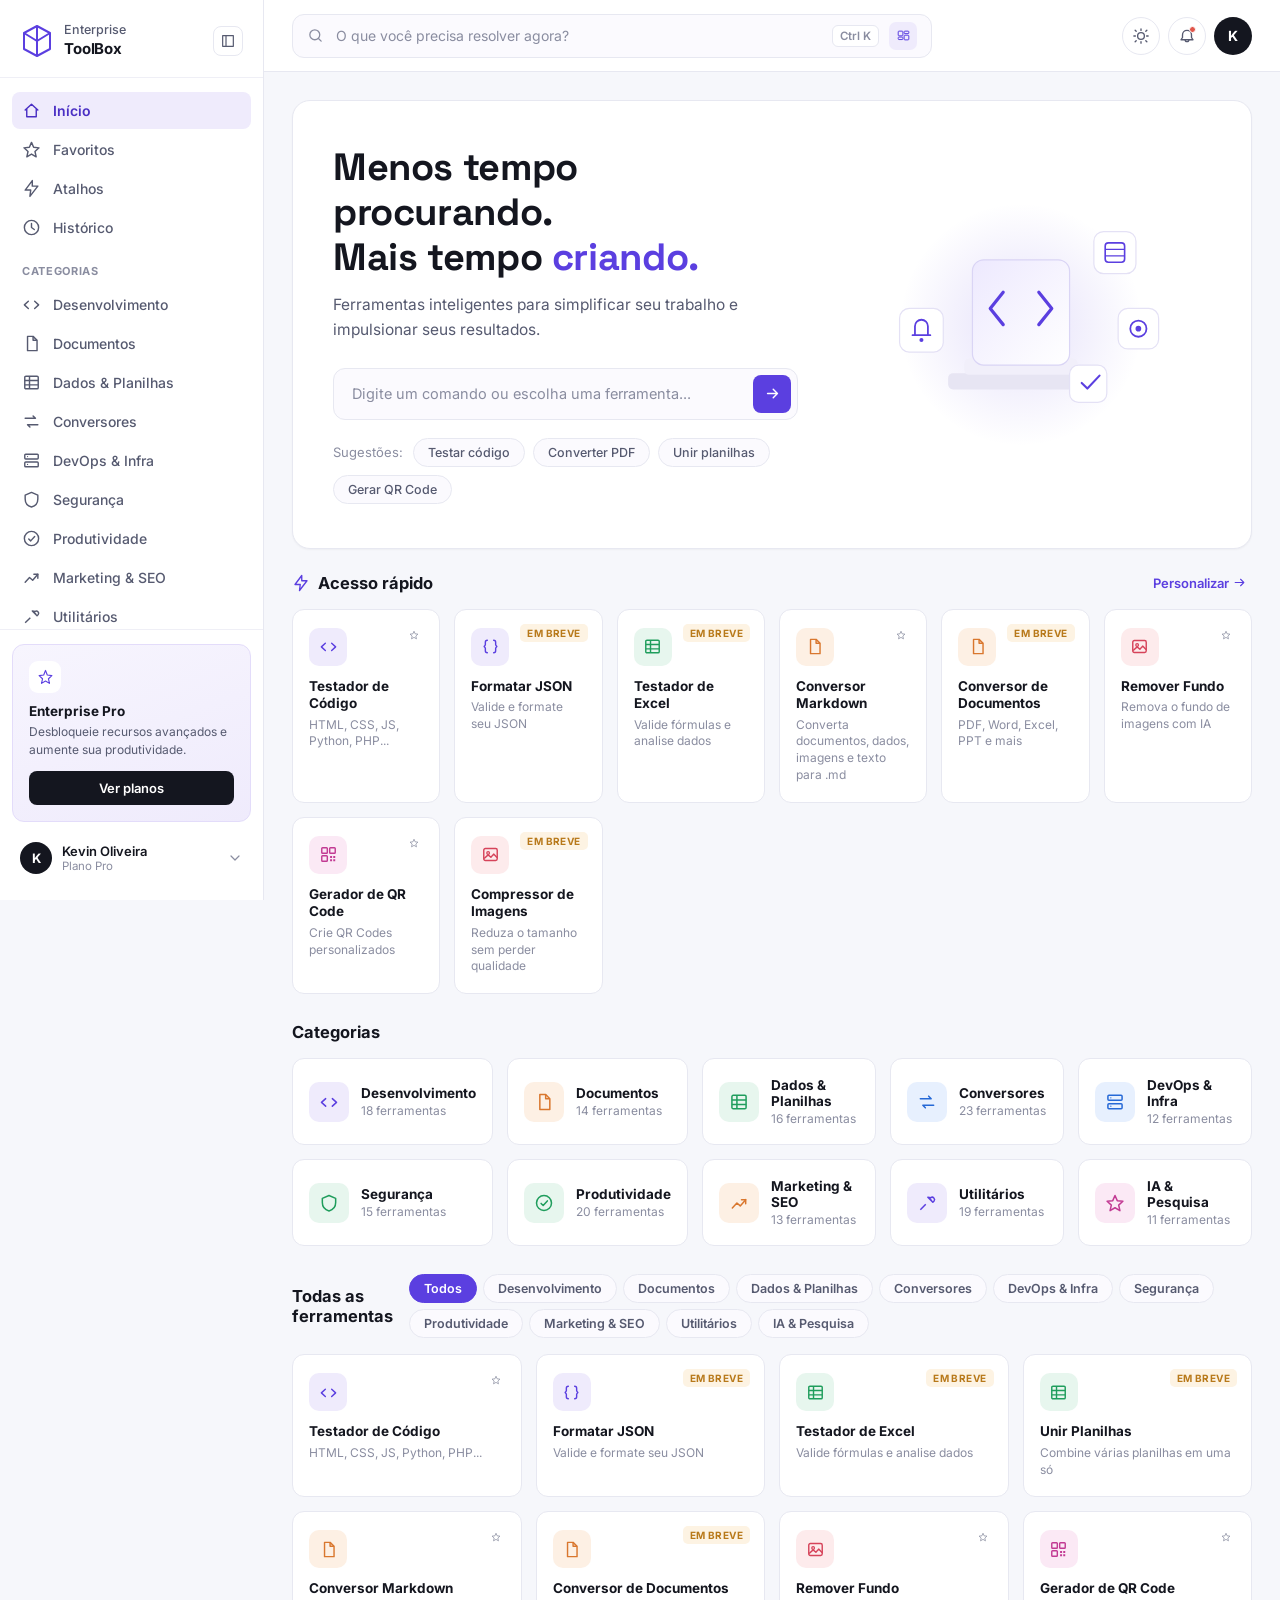
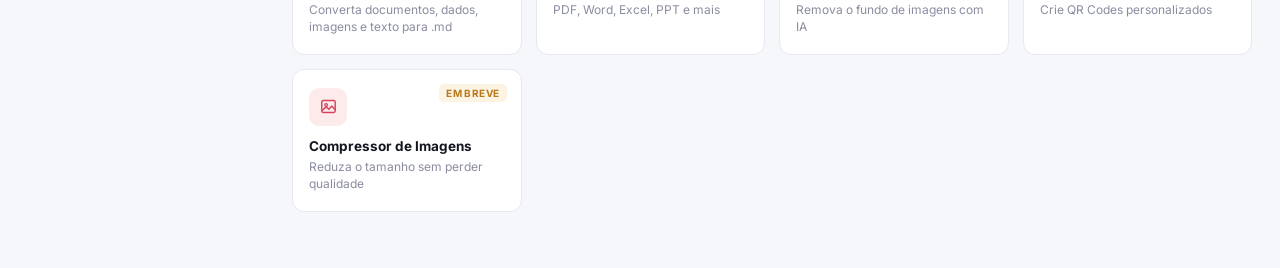
<file: index.html>
<!DOCTYPE html>
<html lang="pt-BR">
<head>
<meta charset="UTF-8">
<meta name="viewport" content="width=device-width, initial-scale=1.0">
<title>Enterprise ToolBox — Suas ferramentas em um só lugar</title>
<link rel="preconnect" href="https://fonts.googleapis.com">
<link rel="preconnect" href="https://fonts.gstatic.com" crossorigin>
<link href="https://fonts.googleapis.com/css2?family=Space+Grotesk:wght@500;600;700&family=Inter:wght@400;500;600;700&display=swap" rel="stylesheet">
<link rel="stylesheet" href="styles/index.css">
</head>
<body>

<div class="app" data-sidebar="open">

  <!-- SIDEBAR -->
  <aside class="sidebar" id="sidebar">
    <div class="sidebar-top">
      <div class="brand">
        <svg class="brand-mark" width="34" height="34" viewBox="0 0 34 34" fill="none" xmlns="http://www.w3.org/2000/svg">
          <path d="M17 2L30 9V25L17 32L4 25V9L17 2Z" stroke="currentColor" stroke-width="2" stroke-linejoin="round"/>
          <path d="M17 2V17M17 17L30 9M17 17L4 9M17 17V32" stroke="currentColor" stroke-width="2" stroke-linejoin="round"/>
        </svg>
        <span class="brand-text">Enterprise<br><strong>ToolBox</strong></span>
      </div>
      <button class="sidebar-toggle" id="sidebarToggle" aria-label="Recolher menu" title="Recolher menu">
        <svg width="18" height="18" viewBox="0 0 24 24" fill="none" xmlns="http://www.w3.org/2000/svg">
          <path d="M9 4V20M4 4H20V20H4V4Z" stroke="currentColor" stroke-width="1.8" stroke-linejoin="round"/>
        </svg>
      </button>
    </div>

    <nav class="sidebar-nav">
      <a href="index.html" class="nav-item active" data-label="Início">
        <svg viewBox="0 0 24 24" fill="none"><path d="M4 11.5L12 4L20 11.5M6 10V20H18V10" stroke="currentColor" stroke-width="1.8" stroke-linecap="round" stroke-linejoin="round"/></svg>
        <span>Início</span>
      </a>
      <a href="#" class="nav-item" data-label="Favoritos">
        <svg viewBox="0 0 24 24" fill="none"><path d="M12 3L14.7 9.2L21.5 9.9L16.4 14.5L17.9 21.2L12 17.7L6.1 21.2L7.6 14.5L2.5 9.9L9.3 9.2L12 3Z" stroke="currentColor" stroke-width="1.8" stroke-linejoin="round"/></svg>
        <span>Favoritos</span>
      </a>
      <a href="#" class="nav-item" data-label="Atalhos">
        <svg viewBox="0 0 24 24" fill="none"><path d="M13 2L4 14H11L10 22L20 9H13L13 2Z" stroke="currentColor" stroke-width="1.8" stroke-linejoin="round"/></svg>
        <span>Atalhos</span>
      </a>
      <a href="#" class="nav-item" data-label="Histórico">
        <svg viewBox="0 0 24 24" fill="none"><circle cx="12" cy="12" r="9" stroke="currentColor" stroke-width="1.8"/><path d="M12 7V12L15.5 14.5" stroke="currentColor" stroke-width="1.8" stroke-linecap="round" stroke-linejoin="round"/></svg>
        <span>Histórico</span>
      </a>

      <div class="nav-section-label">Categorias</div>

      <a href="#cat-desenvolvimento" class="nav-item" data-label="Desenvolvimento" data-category="desenvolvimento">
        <svg viewBox="0 0 24 24" fill="none"><path d="M8 8L3 12.5L8 17M16 8L21 12.5L16 17" stroke="currentColor" stroke-width="1.8" stroke-linecap="round" stroke-linejoin="round"/></svg>
        <span>Desenvolvimento</span>
      </a>
      <a href="#cat-documentos" class="nav-item" data-label="Documentos" data-category="documentos">
        <svg viewBox="0 0 24 24" fill="none"><path d="M7 3H14L19 8V21H7V3Z" stroke="currentColor" stroke-width="1.8" stroke-linejoin="round"/><path d="M14 3V8H19" stroke="currentColor" stroke-width="1.8" stroke-linejoin="round"/></svg>
        <span>Documentos</span>
      </a>
      <a href="#cat-dados" class="nav-item" data-label="Dados & Planilhas" data-category="dados">
        <svg viewBox="0 0 24 24" fill="none"><rect x="3.5" y="4" width="17" height="16" rx="1.5" stroke="currentColor" stroke-width="1.8"/><path d="M3.5 9.5H20.5M3.5 15H20.5M9.5 4V20" stroke="currentColor" stroke-width="1.8"/></svg>
        <span>Dados &amp; Planilhas</span>
      </a>
      <a href="#cat-conversores" class="nav-item" data-label="Conversores" data-category="conversores">
        <svg viewBox="0 0 24 24" fill="none"><path d="M4 8H17L14 5M20 16H7L10 19" stroke="currentColor" stroke-width="1.8" stroke-linecap="round" stroke-linejoin="round"/></svg>
        <span>Conversores</span>
      </a>
      <a href="#cat-devops" class="nav-item" data-label="DevOps & Infra" data-category="devops">
        <svg viewBox="0 0 24 24" fill="none"><rect x="3.5" y="4" width="17" height="6" rx="1.2" stroke="currentColor" stroke-width="1.8"/><rect x="3.5" y="14" width="17" height="6" rx="1.2" stroke="currentColor" stroke-width="1.8"/><circle cx="7" cy="7" r="0.8" fill="currentColor"/><circle cx="7" cy="17" r="0.8" fill="currentColor"/></svg>
        <span>DevOps &amp; Infra</span>
      </a>
      <a href="#cat-seguranca" class="nav-item" data-label="Segurança" data-category="seguranca">
        <svg viewBox="0 0 24 24" fill="none"><path d="M12 3L20 6.5V11.5C20 16.2 16.9 20.3 12 21.5C7.1 20.3 4 16.2 4 11.5V6.5L12 3Z" stroke="currentColor" stroke-width="1.8" stroke-linejoin="round"/></svg>
        <span>Segurança</span>
      </a>
      <a href="#cat-produtividade" class="nav-item" data-label="Produtividade" data-category="produtividade">
        <svg viewBox="0 0 24 24" fill="none"><circle cx="12" cy="12" r="9" stroke="currentColor" stroke-width="1.8"/><path d="M8.5 12.5L11 15L16 9.5" stroke="currentColor" stroke-width="1.8" stroke-linecap="round" stroke-linejoin="round"/></svg>
        <span>Produtividade</span>
      </a>
      <a href="#cat-marketing" class="nav-item" data-label="Marketing & SEO" data-category="marketing">
        <svg viewBox="0 0 24 24" fill="none"><path d="M4 18L9.5 12L13.5 15.5L20 8" stroke="currentColor" stroke-width="1.8" stroke-linecap="round" stroke-linejoin="round"/><path d="M15 8H20V13" stroke="currentColor" stroke-width="1.8" stroke-linecap="round" stroke-linejoin="round"/></svg>
        <span>Marketing &amp; SEO</span>
      </a>
      <a href="#cat-utilitarios" class="nav-item" data-label="Utilitários" data-category="utilitarios">
        <svg viewBox="0 0 24 24" fill="none"><path d="M14.7 6.3L17.7 9.3M4 20L10.5 13.5M13 5L19 11L20.5 9.5C21.3 8.4 21.2 6.9 20.2 5.9C19.2 4.9 17.7 4.8 16.6 5.6L13 5Z" stroke="currentColor" stroke-width="1.8" stroke-linejoin="round"/></svg>
        <span>Utilitários</span>
      </a>
      <a href="#cat-ia" class="nav-item" data-label="IA & Pesquisa" data-category="ia">
        <svg viewBox="0 0 24 24" fill="none"><path d="M12 3L13.8 9.2L20 11L13.8 12.8L12 19L10.2 12.8L4 11L10.2 9.2L12 3Z" stroke="currentColor" stroke-width="1.8" stroke-linejoin="round"/></svg>
        <span>IA &amp; Pesquisa</span>
      </a>
    </nav>

    <div class="sidebar-bottom">
      <div class="upgrade-card">
        <div class="upgrade-icon">
          <svg viewBox="0 0 24 24" fill="none"><path d="M12 2L14.5 8.5L21 9.3L16.2 13.8L17.6 20.3L12 17L6.4 20.3L7.8 13.8L3 9.3L9.5 8.5L12 2Z" stroke="currentColor" stroke-width="1.6" stroke-linejoin="round"/></svg>
        </div>
        <p class="upgrade-title">Enterprise Pro</p>
        <p class="upgrade-desc">Desbloqueie recursos avançados e aumente sua produtividade.</p>
        <button class="upgrade-btn">Ver planos</button>
      </div>

      <div class="user-card">
        <div class="user-avatar">K</div>
        <div class="user-info">
          <span class="user-name">Kevin Oliveira</span>
          <span class="user-plan">Plano Pro</span>
        </div>
        <svg class="user-chevron" viewBox="0 0 24 24" fill="none"><path d="M6 9L12 15L18 9" stroke="currentColor" stroke-width="1.8" stroke-linecap="round" stroke-linejoin="round"/></svg>
      </div>
    </div>
  </aside>

  <div class="sidebar-backdrop" id="sidebarBackdrop"></div>

  <!-- MAIN -->
  <div class="main-wrap">

    <!-- TOPBAR -->
    <header class="topbar">
      <button class="mobile-menu-btn" id="mobileMenuBtn" aria-label="Abrir menu">
        <svg viewBox="0 0 24 24" fill="none"><path d="M4 6H20M4 12H20M4 18H20" stroke="currentColor" stroke-width="1.8" stroke-linecap="round"/></svg>
      </button>

      <div class="search-bar">
        <svg class="search-icon" viewBox="0 0 24 24" fill="none"><circle cx="11" cy="11" r="7" stroke="currentColor" stroke-width="1.8"/><path d="M20 20L16.5 16.5" stroke="currentColor" stroke-width="1.8" stroke-linecap="round"/></svg>
        <input type="text" id="globalSearch" placeholder="O que você precisa resolver agora?" autocomplete="off">
        <kbd class="search-kbd">Ctrl K</kbd>
        <button class="search-panel-btn" aria-label="Painel de comandos">
          <svg viewBox="0 0 24 24" fill="none"><rect x="3.5" y="5" width="7.5" height="7.5" rx="1.2" stroke="currentColor" stroke-width="1.6"/><rect x="13" y="5" width="7.5" height="4" rx="1.2" stroke="currentColor" stroke-width="1.6"/><rect x="13" y="11.5" width="7.5" height="7.5" rx="1.2" stroke="currentColor" stroke-width="1.6"/><rect x="3.5" y="14.5" width="7.5" height="4" rx="1.2" stroke="currentColor" stroke-width="1.6"/></svg>
        </button>
      </div>

      <div class="topbar-actions">
        <button class="icon-btn" id="themeToggle" aria-label="Alternar tema">
          <svg viewBox="0 0 24 24" fill="none"><circle cx="12" cy="12" r="4.5" stroke="currentColor" stroke-width="1.8"/><path d="M12 2.5V4.5M12 19.5V21.5M4.2 4.2L5.6 5.6M18.4 18.4L19.8 19.8M2.5 12H4.5M19.5 12H21.5M4.2 19.8L5.6 18.4M18.4 5.6L19.8 4.2" stroke="currentColor" stroke-width="1.8" stroke-linecap="round"/></svg>
        </button>
        <button class="icon-btn" aria-label="Notificações">
          <svg viewBox="0 0 24 24" fill="none"><path d="M6 10.5C6 7 8.5 4.5 12 4.5C15.5 4.5 18 7 18 10.5V14L20 17H4L6 14V10.5Z" stroke="currentColor" stroke-width="1.8" stroke-linejoin="round"/><path d="M9.5 17C9.5 18.4 10.6 19.5 12 19.5C13.4 19.5 14.5 18.4 14.5 17" stroke="currentColor" stroke-width="1.8" stroke-linecap="round"/></svg>
          <span class="notif-dot"></span>
        </button>
        <button class="avatar-btn" aria-label="Conta">K</button>
      </div>
    </header>

    <!-- CONTENT -->
    <main class="content">

      <!-- HERO -->
      <section class="hero">
        <div class="hero-text">
          <h1>Menos tempo procurando.<br>Mais tempo <span class="accent">criando.</span></h1>
          <p class="hero-sub">Ferramentas inteligentes para simplificar seu trabalho e impulsionar seus resultados.</p>

          <form class="hero-search" id="heroSearchForm">
            <input type="text" id="heroSearchInput" placeholder="Digite um comando ou escolha uma ferramenta...">
            <button type="submit" aria-label="Buscar">
              <svg viewBox="0 0 24 24" fill="none"><path d="M5 12H19M19 12L13 6M19 12L13 18" stroke="currentColor" stroke-width="2" stroke-linecap="round" stroke-linejoin="round"/></svg>
            </button>
          </form>

          <div class="hero-suggestions">
            <span class="suggestions-label">Sugestões:</span>
            <button class="chip" data-tool="teste-de-codigo">Testar código</button>
            <button class="chip" data-tool="conversor-de-documentos">Converter PDF</button>
            <button class="chip" data-tool="unir-planilhas">Unir planilhas</button>
            <button class="chip" data-tool="gerador-de-qrcode">Gerar QR Code</button>
          </div>
        </div>

        <div class="hero-art" aria-hidden="true">
          <svg viewBox="0 0 420 340" class="hero-svg">
            <circle cx="210" cy="170" r="150" fill="url(#heroGlow)"/>
            <defs>
              <radialGradient id="heroGlow" cx="50%" cy="50%" r="50%">
                <stop offset="0%" stop-color="#5B3FE0" stop-opacity="0.16"/>
                <stop offset="100%" stop-color="#5B3FE0" stop-opacity="0"/>
              </radialGradient>
              <linearGradient id="cardGrad" x1="0" y1="0" x2="1" y2="1">
                <stop offset="0%" stop-color="#EDE9FE"/>
                <stop offset="100%" stop-color="#FFFFFF"/>
              </linearGradient>
            </defs>
            <!-- base platform -->
            <rect x="120" y="230" width="180" height="20" rx="6" fill="#E7E5F3"/>
            <rect x="140" y="212" width="140" height="20" rx="6" fill="#F1EFFA"/>
            <!-- central device -->
            <rect x="150" y="90" width="120" height="130" rx="14" fill="url(#cardGrad)" stroke="#DAD5F5" stroke-width="1.5"/>
            <path d="M188 130L172 150L188 170" fill="none" stroke="#5B3FE0" stroke-width="4" stroke-linecap="round" stroke-linejoin="round"/>
            <path d="M232 130L248 150L232 170" fill="none" stroke="#5B3FE0" stroke-width="4" stroke-linecap="round" stroke-linejoin="round"/>
            <!-- floating cards -->
            <g>
              <rect x="60" y="150" width="54" height="54" rx="12" fill="#FFFFFF" stroke="#E4E1F5" stroke-width="1.5"/>
              <path d="M79 183V172C79 167.6 82.6 164 87 164C91.4 164 95 167.6 95 172V183" fill="none" stroke="#5B3FE0" stroke-width="2.2" stroke-linecap="round" stroke-linejoin="round"/>
              <path d="M76 183H98" fill="none" stroke="#5B3FE0" stroke-width="2.2" stroke-linecap="round"/>
              <circle cx="87" cy="189" r="2.5" fill="#5B3FE0"/>
            </g>
            <g>
              <rect x="300" y="55" width="52" height="52" rx="12" fill="#FFFFFF" stroke="#E4E1F5" stroke-width="1.5"/>
              <rect x="314" y="69" width="24" height="24" rx="4" fill="none" stroke="#5B3FE0" stroke-width="2"/>
              <path d="M314 77H338M314 85H338" fill="none" stroke="#5B3FE0" stroke-width="1.6"/>
            </g>
            <g>
              <rect x="330" y="150" width="50" height="50" rx="12" fill="#FFFFFF" stroke="#E4E1F5" stroke-width="1.5"/>
              <circle cx="355" cy="175" r="10" fill="none" stroke="#5B3FE0" stroke-width="2.2"/>
              <circle cx="355" cy="175" r="3.5" fill="#5B3FE0"/>
            </g>
            <g>
              <rect x="270" y="220" width="46" height="46" rx="11" fill="#FFFFFF" stroke="#E4E1F5" stroke-width="1.5"/>
              <path d="M285 242L292 249L307 233" fill="none" stroke="#5B3FE0" stroke-width="2.6" stroke-linecap="round" stroke-linejoin="round"/>
            </g>
          </svg>
        </div>
      </section>

      <!-- ACESSO RAPIDO -->
      <section class="section">
        <div class="section-header">
          <h2><svg class="section-icon" viewBox="0 0 24 24" fill="none"><path d="M13 2L4 14H11L10 22L20 9H13L13 2Z" stroke="currentColor" stroke-width="1.8" stroke-linejoin="round"/></svg> Acesso rápido</h2>
          <button class="text-link" id="personalizeBtn">Personalizar <svg viewBox="0 0 24 24" fill="none" width="14" height="14"><path d="M12 20L12 4M12 4L6 10M12 4L18 10" stroke="currentColor" stroke-width="2" stroke-linecap="round" stroke-linejoin="round" transform="rotate(90 12 12)"/></svg></button>
        </div>

        <div class="quick-grid" id="quickGrid">
          <!-- populated by index.js from TOOLS data, also present as static fallback below -->
        </div>
      </section>

      <!-- CATEGORIAS -->
      <section class="section">
        <div class="section-header">
          <h2>Categorias</h2>
        </div>
        <div class="cat-grid" id="catGrid"></div>
      </section>

      <!-- TODAS AS FERRAMENTAS (por categoria, ancoras) -->
      <section class="section" id="allToolsSection">
        <div class="section-header">
          <h2>Todas as ferramentas</h2>
          <div class="filter-tabs" id="filterTabs">
            <button class="filter-tab active" data-filter="todos">Todos</button>
          </div>
        </div>
        <div class="tools-grid" id="toolsGrid"></div>
      </section>

    </main>
  </div>
</div>

<!-- Command Palette (Ctrl+K) -->
<div class="cmdk-overlay" id="cmdkOverlay">
  <div class="cmdk-box">
    <div class="cmdk-input-row">
      <svg viewBox="0 0 24 24" fill="none" width="18" height="18"><circle cx="11" cy="11" r="7" stroke="currentColor" stroke-width="1.8"/><path d="M20 20L16.5 16.5" stroke="currentColor" stroke-width="1.8" stroke-linecap="round"/></svg>
      <input type="text" id="cmdkInput" placeholder="Buscar ferramenta...">
      <kbd>Esc</kbd>
    </div>
    <div class="cmdk-results" id="cmdkResults"></div>
  </div>
</div>

<script src="scripts/tools-data.js"></script>
<script src="scripts/index.js"></script>
</body>
</html>
</file>
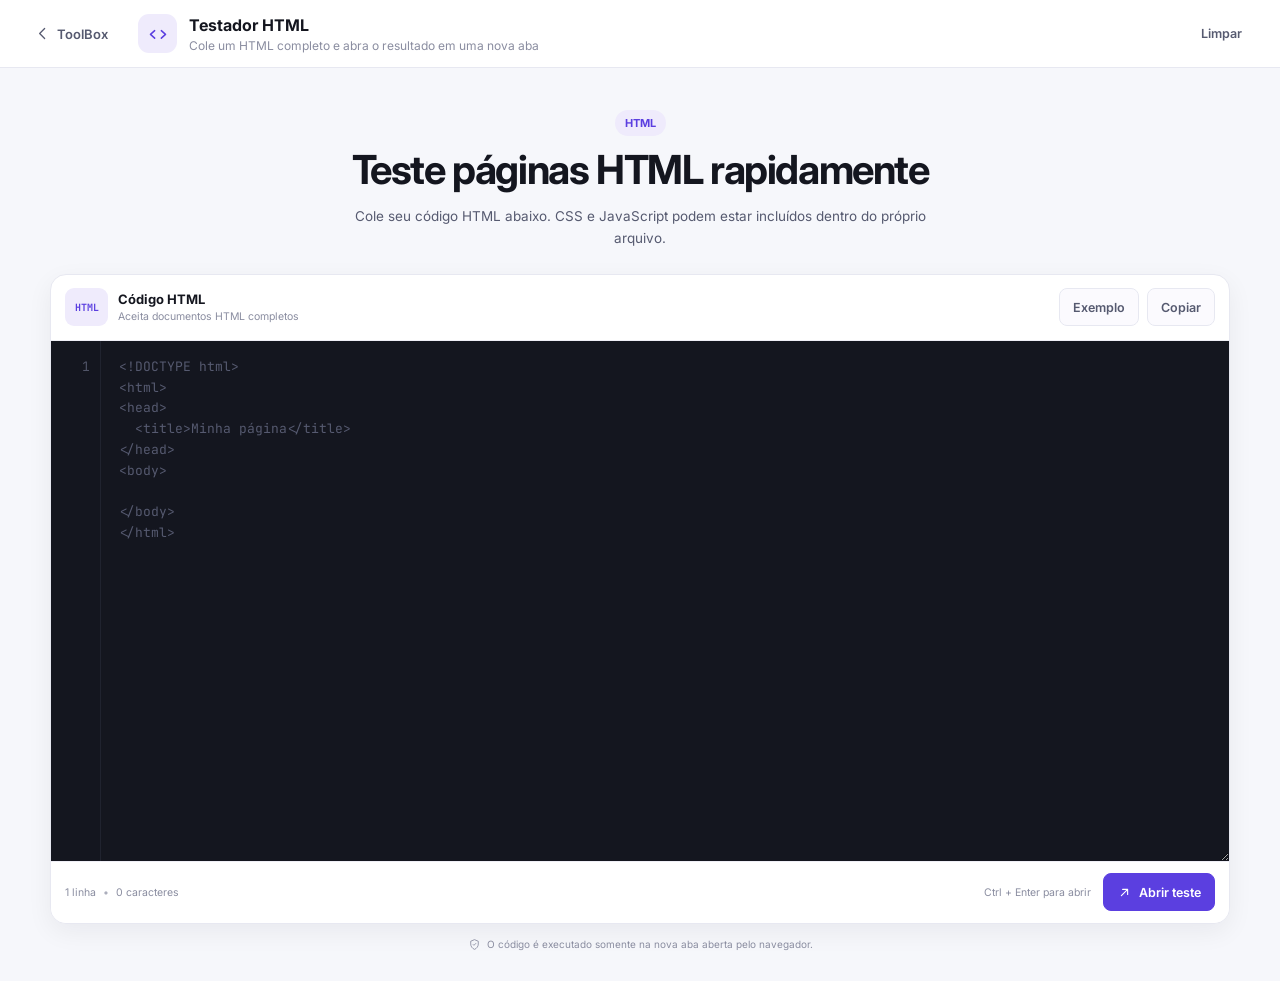
<file: teste-de-codigo.html>
<!DOCTYPE html>
<html lang="pt-BR">
<head>
  <meta charset="UTF-8">
  <meta name="viewport" content="width=device-width, initial-scale=1.0">

  <title>Testador HTML — Enterprise ToolBox</title>

  <link rel="preconnect" href="https://fonts.googleapis.com">
  <link rel="preconnect" href="https://fonts.gstatic.com" crossorigin>

  <link
    href="https://fonts.googleapis.com/css2?family=Inter:wght@400;500;600;700&family=JetBrains+Mono:wght@400;500;600&display=swap"
    rel="stylesheet"
  >

  <link rel="stylesheet" href="styles/teste-de-codigo.css">
</head>

<body>

<div class="page">

  <header class="tool-topbar">

    <a
      href="index.html"
      class="back-link"
      aria-label="Voltar para o início"
    >
      <svg viewBox="0 0 24 24" fill="none">
        <path
          d="M15 5L8 12L15 19"
          stroke="currentColor"
          stroke-width="1.8"
          stroke-linecap="round"
          stroke-linejoin="round"
        />
      </svg>

      <span>ToolBox</span>
    </a>


    <div class="tool-heading">

      <div class="tool-heading-icon">

        <svg viewBox="0 0 24 24" fill="none">
          <path
            d="M8 8L3 12.5L8 17M16 8L21 12.5L16 17"
            stroke="currentColor"
            stroke-width="1.8"
            stroke-linecap="round"
            stroke-linejoin="round"
          />
        </svg>

      </div>


      <div>
        <h1>Testador HTML</h1>

        <p>
          Cole um HTML completo e abra o resultado em uma nova aba
        </p>
      </div>

    </div>


    <div class="topbar-actions">

      <button
        class="btn btn-ghost"
        id="clearBtn"
        type="button"
      >
        Limpar
      </button>

    </div>

  </header>


  <main class="workspace">

    <section class="hero">

      <span class="eyebrow">
        HTML
      </span>

      <h2>
        Teste páginas HTML rapidamente
      </h2>

      <p>
        Cole seu código HTML abaixo. CSS e JavaScript podem estar
        incluídos dentro do próprio arquivo.
      </p>

    </section>


    <section class="editor-card">

      <div class="editor-header">

        <div class="editor-title">

          <div class="html-badge">
            HTML
          </div>

          <div>
            <strong>
              Código HTML
            </strong>

            <span>
              Aceita documentos HTML completos
            </span>
          </div>

        </div>


        <div class="editor-actions">

          <button
            class="btn"
            id="exampleBtn"
            type="button"
          >
            Exemplo
          </button>

          <button
            class="btn"
            id="copyBtn"
            type="button"
          >
            Copiar
          </button>

        </div>

      </div>


      <div class="editor-wrap">

        <div
          class="editor-gutter"
          id="htmlGutter"
        >
          1
        </div>

        <textarea
          class="editor-area"
          id="htmlEditor"
          spellcheck="false"
          autocapitalize="off"
          autocomplete="off"
          placeholder="<!DOCTYPE html>
<html>
<head>
  <title>Minha página</title>
</head>
<body>

</body>
</html>"
        ></textarea>

      </div>


      <div class="editor-footer">

        <div class="editor-info">

          <span id="lineCount">
            1 linha
          </span>

          <span class="separator">
            •
          </span>

          <span id="charCount">
            0 caracteres
          </span>

        </div>


        <div class="run-actions">

          <span class="hint">
            Ctrl + Enter para abrir
          </span>

          <button
            class="btn btn-primary"
            id="openBtn"
            type="button"
          >

            <svg viewBox="0 0 24 24" fill="none">
              <path
                d="M7 17L17 7M17 7H9M17 7V15"
                stroke="currentColor"
                stroke-width="1.8"
                stroke-linecap="round"
                stroke-linejoin="round"
              />
            </svg>

            Abrir teste

          </button>

        </div>

      </div>

    </section>


    <div
      class="error-box"
      id="errorBox"
      hidden
    >

      <svg viewBox="0 0 24 24" fill="none">
        <path
          d="M12 8V13M12 16.5V16.51M10.3 4.8L2.6 18.1A2 2 0 0 0 4.33 21H19.67A2 2 0 0 0 21.4 18.1L13.7 4.8A1.96 1.96 0 0 0 10.3 4.8Z"
          stroke="currentColor"
          stroke-width="1.7"
          stroke-linecap="round"
          stroke-linejoin="round"
        />
      </svg>

      <div>
        <strong>
          Não foi possível abrir o teste
        </strong>

        <p id="errorMessage"></p>
      </div>

    </div>


    <div class="security-note">

      <svg viewBox="0 0 24 24" fill="none">
        <path
          d="M12 3L19 6V11C19 15.3 16.4 19.1 12 21C7.6 19.1 5 15.3 5 11V6L12 3Z"
          stroke="currentColor"
          stroke-width="1.6"
        />

        <path
          d="M9.5 12L11 13.5L14.5 10"
          stroke="currentColor"
          stroke-width="1.6"
          stroke-linecap="round"
          stroke-linejoin="round"
        />
      </svg>

      O código é executado somente na nova aba aberta pelo navegador.

    </div>

  </main>

</div>

<script src="scripts/teste-de-codigo.js"></script>

</body>
</html>
</file>
<file: styles/index.css>
/* ============================================================
   ENTERPRISE TOOLBOX — index.css
   Paleta: fundo claro neutro, roxo profundo como acento,
   grafite quase-preto para texto, verde-âmbar reservado a status.
   ============================================================ */

:root {
  --bg: #F6F7FB;
  --surface: #FFFFFF;
  --surface-alt: #FBFAFE;
  --border: #E7E8F1;
  --border-soft: #EFEFF6;

  --ink: #14161F;
  --ink-soft: #565A70;
  --ink-faint: #8A8DA0;

  --accent: #5B3FE0;
  --accent-dark: #4A2FC4;
  --accent-soft: #EFEBFC;
  --accent-softer: #F7F5FE;

  --ring: rgba(91, 63, 224, 0.35);

  --radius-sm: 8px;
  --radius-md: 12px;
  --radius-lg: 18px;

  --shadow-sm: 0 1px 2px rgba(20, 22, 31, 0.04);
  --shadow-md: 0 4px 16px rgba(20, 22, 31, 0.06);
  --shadow-lg: 0 12px 32px rgba(20, 22, 31, 0.09);

  --sidebar-w: 264px;
  --sidebar-w-collapsed: 76px;

  --font-body: 'Inter', system-ui, -apple-system, sans-serif;
  --font-display: 'Space Grotesk', 'Inter', system-ui, sans-serif;
}

* { box-sizing: border-box; }

html, body {
  margin: 0;
  padding: 0;
  background: var(--bg);
  color: var(--ink);
  font-family: var(--font-body);
  -webkit-font-smoothing: antialiased;
}

a { text-decoration: none; color: inherit; }
button { font-family: inherit; cursor: pointer; }
ul { list-style: none; margin: 0; padding: 0; }

:focus-visible {
  outline: 2px solid var(--accent);
  outline-offset: 2px;
  border-radius: 4px;
}

svg { display: block; }

/* ============================================================
   APP LAYOUT
   ============================================================ */

.app {
  display: flex;
  min-height: 100vh;
}

.main-wrap {
  flex: 1;
  min-width: 0;
  display: flex;
  flex-direction: column;
}

/* ============================================================
   SIDEBAR
   ============================================================ */

.sidebar {
  width: var(--sidebar-w);
  flex-shrink: 0;
  background: var(--surface);
  border-right: 1px solid var(--border);
  display: flex;
  flex-direction: column;
  height: 100vh;
  position: sticky;
  top: 0;
  transition: width 0.22s ease;
  z-index: 40;
}

.app[data-sidebar="closed"] .sidebar {
  width: var(--sidebar-w-collapsed);
}

.sidebar-top {
  display: flex;
  align-items: center;
  justify-content: space-between;
  padding: 22px 20px 18px;
  border-bottom: 1px solid var(--border-soft);
}

.brand {
  display: flex;
  align-items: center;
  gap: 10px;
  min-width: 0;
  overflow: hidden;
}

.brand-mark {
  color: var(--accent);
  flex-shrink: 0;
}

.brand-text {
  font-size: 12.5px;
  line-height: 1.35;
  color: var(--ink-soft);
  white-space: nowrap;
  font-weight: 500;
}

.brand-text strong {
  color: var(--ink);
  font-size: 15px;
  font-weight: 700;
  letter-spacing: -0.01em;
}

.app[data-sidebar="closed"] .brand-text {
  display: none;
}

.sidebar-toggle {
  background: transparent;
  border: 1px solid var(--border);
  border-radius: var(--radius-sm);
  width: 30px;
  height: 30px;
  display: flex;
  align-items: center;
  justify-content: center;
  color: var(--ink-soft);
  flex-shrink: 0;
  transition: background 0.15s ease, color 0.15s ease;
}

.sidebar-toggle:hover {
  background: var(--accent-soft);
  color: var(--accent);
}

.app[data-sidebar="closed"] .sidebar-toggle svg {
  transform: rotate(180deg);
}

.sidebar-nav {
  flex: 1;
  overflow-y: auto;
  padding: 14px 12px;
  display: flex;
  flex-direction: column;
  gap: 2px;
}

.nav-section-label {
  font-size: 11px;
  font-weight: 700;
  letter-spacing: 0.06em;
  text-transform: uppercase;
  color: var(--ink-faint);
  padding: 16px 10px 6px;
}

.app[data-sidebar="closed"] .nav-section-label {
  display: none;
}

.nav-item {
  display: flex;
  align-items: center;
  gap: 12px;
  padding: 9px 10px;
  border-radius: var(--radius-sm);
  color: var(--ink-soft);
  font-size: 14px;
  font-weight: 500;
  white-space: nowrap;
  position: relative;
}

.nav-item svg {
  width: 19px;
  height: 19px;
  flex-shrink: 0;
}

.nav-item:hover {
  background: var(--surface-alt);
  color: var(--ink);
}

.nav-item.active {
  background: var(--accent-soft);
  color: var(--accent-dark);
  font-weight: 600;
}

.app[data-sidebar="closed"] .nav-item span {
  display: none;
}

.app[data-sidebar="closed"] .nav-item {
  justify-content: center;
}

/* tooltip when collapsed */
.app[data-sidebar="closed"] .nav-item {
  position: relative;
}
.app[data-sidebar="closed"] .nav-item::after {
  content: attr(data-label);
  position: absolute;
  left: calc(100% + 10px);
  top: 50%;
  transform: translateY(-50%);
  background: var(--ink);
  color: #fff;
  padding: 6px 10px;
  border-radius: 6px;
  font-size: 12.5px;
  font-weight: 500;
  white-space: nowrap;
  opacity: 0;
  pointer-events: none;
  transition: opacity 0.15s ease;
  z-index: 60;
}
.app[data-sidebar="closed"] .nav-item:hover::after {
  opacity: 1;
}

.sidebar-bottom {
  padding: 14px 12px 18px;
  border-top: 1px solid var(--border-soft);
  display: flex;
  flex-direction: column;
  gap: 12px;
}

.app[data-sidebar="closed"] .upgrade-card {
  display: none;
}

.upgrade-card {
  background: linear-gradient(160deg, var(--accent-softer), var(--accent-soft));
  border: 1px solid #E3DCFA;
  border-radius: var(--radius-md);
  padding: 16px;
}

.upgrade-icon {
  width: 32px;
  height: 32px;
  border-radius: 9px;
  background: var(--surface);
  display: flex;
  align-items: center;
  justify-content: center;
  color: var(--accent);
  margin-bottom: 10px;
}
.upgrade-icon svg { width: 17px; height: 17px; }

.upgrade-title {
  margin: 0 0 4px;
  font-size: 13.5px;
  font-weight: 700;
  color: var(--ink);
}

.upgrade-desc {
  margin: 0 0 12px;
  font-size: 12px;
  line-height: 1.5;
  color: var(--ink-soft);
}

.upgrade-btn {
  width: 100%;
  background: var(--ink);
  color: #fff;
  border: none;
  border-radius: var(--radius-sm);
  padding: 9px;
  font-size: 13px;
  font-weight: 600;
  transition: background 0.15s ease;
}
.upgrade-btn:hover { background: var(--accent-dark); }

.user-card {
  display: flex;
  align-items: center;
  gap: 10px;
  padding: 8px;
  border-radius: var(--radius-sm);
}
.user-card:hover { background: var(--surface-alt); }

.user-avatar {
  width: 32px;
  height: 32px;
  border-radius: 50%;
  background: var(--ink);
  color: #fff;
  display: flex;
  align-items: center;
  justify-content: center;
  font-size: 13px;
  font-weight: 700;
  flex-shrink: 0;
}

.user-info {
  flex: 1;
  min-width: 0;
  display: flex;
  flex-direction: column;
  overflow: hidden;
}
.user-name {
  font-size: 13px;
  font-weight: 600;
  color: var(--ink);
  white-space: nowrap;
  overflow: hidden;
  text-overflow: ellipsis;
}
.user-plan {
  font-size: 11.5px;
  color: var(--ink-faint);
}
.user-chevron { width: 16px; height: 16px; color: var(--ink-faint); flex-shrink: 0; }

.app[data-sidebar="closed"] .user-info,
.app[data-sidebar="closed"] .user-chevron {
  display: none;
}

/* ============================================================
   TOPBAR
   ============================================================ */

.topbar {
  height: 72px;
  flex-shrink: 0;
  display: flex;
  align-items: center;
  gap: 16px;
  padding: 0 28px;
  background: var(--surface);
  border-bottom: 1px solid var(--border);
  position: sticky;
  top: 0;
  z-index: 30;
}

.mobile-menu-btn {
  display: none;
  background: transparent;
  border: 1px solid var(--border);
  border-radius: var(--radius-sm);
  width: 36px;
  height: 36px;
  align-items: center;
  justify-content: center;
  color: var(--ink-soft);
}

.search-bar {
  flex: 1;
  max-width: 640px;
  display: flex;
  align-items: center;
  gap: 10px;
  background: var(--surface-alt);
  border: 1px solid var(--border);
  border-radius: var(--radius-md);
  padding: 0 14px;
  height: 44px;
  transition: border-color 0.15s ease, box-shadow 0.15s ease;
}

.search-bar:focus-within {
  border-color: var(--accent);
  box-shadow: 0 0 0 4px var(--ring);
}

.search-icon { width: 17px; height: 17px; color: var(--ink-faint); flex-shrink: 0; }

.search-bar input {
  flex: 1;
  border: none;
  background: transparent;
  outline: none;
  font-size: 14px;
  color: var(--ink);
  font-family: inherit;
}
.search-bar input::placeholder { color: var(--ink-faint); }

.search-kbd {
  font-size: 11.5px;
  font-weight: 600;
  color: var(--ink-faint);
  background: var(--surface);
  border: 1px solid var(--border);
  border-radius: 6px;
  padding: 3px 7px;
  font-family: inherit;
  flex-shrink: 0;
}

.search-panel-btn {
  background: var(--accent-soft);
  border: none;
  border-radius: 7px;
  width: 28px;
  height: 28px;
  display: flex;
  align-items: center;
  justify-content: center;
  color: var(--accent);
  flex-shrink: 0;
}
.search-panel-btn svg { width: 15px; height: 15px; }

.topbar-actions {
  display: flex;
  align-items: center;
  gap: 8px;
  margin-left: auto;
}

.icon-btn {
  position: relative;
  width: 38px;
  height: 38px;
  border-radius: 50%;
  border: 1px solid var(--border);
  background: var(--surface);
  color: var(--ink-soft);
  display: flex;
  align-items: center;
  justify-content: center;
  transition: background 0.15s ease, color 0.15s ease;
}
.icon-btn svg { width: 18px; height: 18px; }
.icon-btn:hover { background: var(--surface-alt); color: var(--ink); }

.notif-dot {
  position: absolute;
  top: 8px;
  right: 9px;
  width: 7px;
  height: 7px;
  border-radius: 50%;
  background: #E0554B;
  border: 1.5px solid var(--surface);
}

.avatar-btn {
  width: 38px;
  height: 38px;
  border-radius: 50%;
  background: var(--ink);
  color: #fff;
  border: none;
  font-size: 14px;
  font-weight: 700;
}

/* ============================================================
   CONTENT
   ============================================================ */

.content {
  flex: 1;
  padding: 28px;
  max-width: 1400px;
  width: 100%;
  margin: 0 auto;
}

/* ---------- HERO ---------- */

.hero {
  background: var(--surface);
  border: 1px solid var(--border);
  border-radius: var(--radius-lg);
  padding: 44px 40px;
  display: flex;
  align-items: center;
  gap: 32px;
  box-shadow: var(--shadow-sm);
  margin-bottom: 24px;
}

.hero-text { flex: 1.1; min-width: 0; }

.hero-text h1 {
  font-family: var(--font-display);
  font-size: 38px;
  line-height: 1.18;
  font-weight: 700;
  letter-spacing: -0.01em;
  margin: 0 0 14px;
  color: var(--ink);
}

.hero-text .accent { color: var(--accent); }

.hero-sub {
  font-size: 15.5px;
  color: var(--ink-soft);
  line-height: 1.55;
  margin: 0 0 26px;
  max-width: 480px;
}

.hero-search {
  display: flex;
  align-items: center;
  gap: 10px;
  background: var(--surface-alt);
  border: 1px solid var(--border);
  border-radius: var(--radius-md);
  padding: 6px 6px 6px 18px;
  max-width: 520px;
}

.hero-search:focus-within {
  border-color: var(--accent);
  box-shadow: 0 0 0 4px var(--ring);
}

.hero-search input {
  flex: 1;
  border: none;
  background: transparent;
  outline: none;
  font-size: 14.5px;
  color: var(--ink);
  font-family: inherit;
  padding: 8px 0;
}
.hero-search input::placeholder { color: var(--ink-faint); }

.hero-search button {
  width: 38px;
  height: 38px;
  border-radius: var(--radius-sm);
  background: var(--accent);
  color: #fff;
  border: none;
  display: flex;
  align-items: center;
  justify-content: center;
  flex-shrink: 0;
  transition: background 0.15s ease;
}
.hero-search button svg { width: 17px; height: 17px; }
.hero-search button:hover { background: var(--accent-dark); }

.hero-suggestions {
  display: flex;
  align-items: center;
  flex-wrap: wrap;
  gap: 8px;
  margin-top: 18px;
}

.suggestions-label {
  font-size: 13px;
  color: var(--ink-faint);
  margin-right: 2px;
}

.chip {
  background: var(--surface-alt);
  border: 1px solid var(--border);
  border-radius: 999px;
  padding: 6px 14px;
  font-size: 12.5px;
  font-weight: 500;
  color: var(--ink-soft);
  transition: background 0.15s ease, border-color 0.15s ease, color 0.15s ease;
}
.chip:hover {
  background: var(--accent-soft);
  border-color: #DCD3F7;
  color: var(--accent-dark);
}

.hero-art {
  flex: 0.9;
  display: flex;
  align-items: center;
  justify-content: center;
  min-width: 0;
}
.hero-svg { width: 100%; max-width: 340px; height: auto; }

/* ---------- SECTION GENERIC ---------- */

.section { margin-bottom: 28px; }

.section-header {
  display: flex;
  align-items: center;
  justify-content: space-between;
  margin-bottom: 16px;
}

.section-header h2 {
  font-size: 16.5px;
  font-weight: 700;
  color: var(--ink);
  margin: 0;
  display: flex;
  align-items: center;
  gap: 8px;
}

.section-icon { width: 18px; height: 18px; color: var(--accent); }

.text-link {
  background: transparent;
  border: none;
  font-size: 13px;
  font-weight: 600;
  color: var(--accent);
  display: flex;
  align-items: center;
  gap: 4px;
}
.text-link svg { width: 13px; height: 13px; }
.text-link:hover { color: var(--accent-dark); }

/* ---------- QUICK ACCESS GRID ---------- */

.quick-grid {
  display: grid;
  grid-template-columns: repeat(6, 1fr);
  gap: 14px;
}

.tool-card {
  background: var(--surface);
  border: 1px solid var(--border);
  border-radius: var(--radius-md);
  padding: 18px 16px;
  position: relative;
  display: flex;
  flex-direction: column;
  gap: 12px;
  transition: border-color 0.15s ease, box-shadow 0.15s ease, transform 0.15s ease;
}

.tool-card:hover {
  border-color: #D9D3F5;
  box-shadow: var(--shadow-md);
  transform: translateY(-1px);
}

.tool-card-icon {
  width: 38px;
  height: 38px;
  border-radius: 10px;
  display: flex;
  align-items: center;
  justify-content: center;
  flex-shrink: 0;
}
.tool-card-icon svg { width: 19px; height: 19px; }

.tool-card-body { flex: 1; }

.tool-card-name {
  font-size: 13.5px;
  font-weight: 700;
  color: var(--ink);
  margin: 0 0 4px;
  line-height: 1.3;
}

.tool-card-desc {
  font-size: 12px;
  color: var(--ink-faint);
  line-height: 1.4;
  margin: 0;
}

.tool-card-fav {
  position: absolute;
  top: 14px;
  right: 14px;
  background: transparent;
  border: none;
  color: var(--ink-faint);
  width: 22px;
  height: 22px;
  display: flex;
  align-items: center;
  justify-content: center;
}
.tool-card-fav svg { width: 16px; height: 16px; }
.tool-card-fav:hover { color: #E8B930; }
.tool-card-fav.is-fav { color: #E8B930; }
.tool-card-fav.is-fav svg { fill: #E8B930; }

.tool-card-badge {
  position: absolute;
  top: 14px;
  right: 14px;
  font-size: 10px;
  font-weight: 700;
  text-transform: uppercase;
  letter-spacing: 0.04em;
  padding: 3px 7px;
  border-radius: 5px;
  background: #FDF3E3;
  color: #B8791A;
}

/* icon color variants */
.ic-violet { background: var(--accent-soft); color: var(--accent); }
.ic-green  { background: #E7F6EE; color: #1F9D5C; }
.ic-orange { background: #FDF0E4; color: #D9772E; }
.ic-fuchsia{ background: #FBE9F5; color: #C23A93; }
.ic-blue   { background: #E7F0FE; color: #2568D6; }
.ic-rose   { background: #FDEBEC; color: #D6435A; }

/* ---------- CATEGORY GRID ---------- */

.cat-grid {
  display: grid;
  grid-template-columns: repeat(5, 1fr);
  gap: 14px;
}

.cat-card {
  background: var(--surface);
  border: 1px solid var(--border);
  border-radius: var(--radius-md);
  padding: 18px 16px;
  display: flex;
  align-items: center;
  gap: 12px;
  transition: border-color 0.15s ease, box-shadow 0.15s ease, transform 0.15s ease;
}
.cat-card:hover {
  border-color: #D9D3F5;
  box-shadow: var(--shadow-md);
  transform: translateY(-1px);
}

.cat-card-icon {
  width: 40px;
  height: 40px;
  border-radius: 10px;
  display: flex;
  align-items: center;
  justify-content: center;
  flex-shrink: 0;
}
.cat-card-icon svg { width: 20px; height: 20px; }

.cat-card-name {
  font-size: 13.5px;
  font-weight: 700;
  color: var(--ink);
  margin: 0 0 2px;
}
.cat-card-count {
  font-size: 12px;
  color: var(--ink-faint);
  margin: 0;
}

/* ---------- ALL TOOLS SECTION ---------- */

.filter-tabs {
  display: flex;
  gap: 6px;
  flex-wrap: wrap;
}

.filter-tab {
  background: var(--surface-alt);
  border: 1px solid var(--border);
  border-radius: 999px;
  padding: 6px 14px;
  font-size: 12.5px;
  font-weight: 600;
  color: var(--ink-soft);
  white-space: nowrap;
}
.filter-tab:hover { color: var(--ink); }
.filter-tab.active {
  background: var(--accent);
  border-color: var(--accent);
  color: #fff;
}

.tools-grid {
  display: grid;
  grid-template-columns: repeat(4, 1fr);
  gap: 14px;
}

.tool-card.not-ready { cursor: pointer; }
.tool-card.not-ready .tool-card-name::after {
  content: "";
}

/* ============================================================
   COMMAND PALETTE
   ============================================================ */

.cmdk-overlay {
  position: fixed;
  inset: 0;
  background: rgba(20, 22, 31, 0.45);
  display: none;
  align-items: flex-start;
  justify-content: center;
  padding-top: 12vh;
  z-index: 100;
}
.cmdk-overlay.open { display: flex; }

.cmdk-box {
  width: 100%;
  max-width: 560px;
  background: var(--surface);
  border-radius: var(--radius-lg);
  box-shadow: var(--shadow-lg);
  overflow: hidden;
  border: 1px solid var(--border);
}

.cmdk-input-row {
  display: flex;
  align-items: center;
  gap: 10px;
  padding: 16px 18px;
  border-bottom: 1px solid var(--border-soft);
  color: var(--ink-faint);
}

.cmdk-input-row input {
  flex: 1;
  border: none;
  outline: none;
  font-size: 15px;
  color: var(--ink);
  font-family: inherit;
  background: transparent;
}

.cmdk-input-row kbd {
  font-size: 11px;
  font-weight: 600;
  border: 1px solid var(--border);
  border-radius: 5px;
  padding: 2px 6px;
  color: var(--ink-faint);
}

.cmdk-results {
  max-height: 360px;
  overflow-y: auto;
  padding: 8px;
}

.cmdk-item {
  display: flex;
  align-items: center;
  gap: 12px;
  padding: 10px 10px;
  border-radius: var(--radius-sm);
  font-size: 13.5px;
  color: var(--ink);
}
.cmdk-item:hover, .cmdk-item.active {
  background: var(--accent-soft);
}
.cmdk-item-icon {
  width: 32px;
  height: 32px;
  border-radius: 8px;
  display: flex;
  align-items: center;
  justify-content: center;
  flex-shrink: 0;
}
.cmdk-item-icon svg { width: 16px; height: 16px; }
.cmdk-item-name { font-weight: 600; }
.cmdk-item-cat { font-size: 11.5px; color: var(--ink-faint); margin-left: auto; }

.cmdk-empty {
  padding: 30px 16px;
  text-align: center;
  color: var(--ink-faint);
  font-size: 13.5px;
}

/* ============================================================
   RESPONSIVE
   ============================================================ */

@media (max-width: 1180px) {
  .quick-grid { grid-template-columns: repeat(3, 1fr); }
  .cat-grid { grid-template-columns: repeat(3, 1fr); }
  .tools-grid { grid-template-columns: repeat(3, 1fr); }
}

@media (max-width: 900px) {
  .sidebar {
    position: fixed;
    left: 0;
    transform: translateX(-100%);
    box-shadow: var(--shadow-lg);
  }
  .app[data-sidebar="open"] .sidebar {
    transform: translateX(0);
  }
  .app[data-sidebar="closed"] .sidebar {
    width: var(--sidebar-w);
    transform: translateX(-100%);
  }
  .mobile-menu-btn { display: flex; }
  .hero { flex-direction: column; padding: 32px 24px; }
  .hero-art { display: none; }
  .hero-text h1 { font-size: 28px; }
  .content { padding: 18px; }
}

@media (max-width: 640px) {
  .quick-grid { grid-template-columns: repeat(2, 1fr); }
  .cat-grid { grid-template-columns: repeat(2, 1fr); }
  .tools-grid { grid-template-columns: repeat(2, 1fr); }
  .topbar { padding: 0 14px; gap: 10px; }
  .search-kbd { display: none; }
}

/* backdrop for mobile sidebar */
.sidebar-backdrop {
  display: none;
  position: fixed;
  inset: 0;
  background: rgba(20,22,31,0.35);
  z-index: 35;
}
@media (max-width: 900px) {
  .app[data-sidebar="open"] .sidebar-backdrop { display: block; }
}
</file>
<file: styles/teste-de-codigo.css>
/* ============================================================
   TESTE-DE-CODIGO.CSS
   Testador HTML — Enterprise ToolBox
   ============================================================ */

:root {
  --bg: #F6F7FB;
  --surface: #FFFFFF;
  --surface-alt: #FBFAFE;

  --border: #E7E8F1;
  --border-soft: #EFEFF6;

  --ink: #14161F;
  --ink-soft: #565A70;
  --ink-faint: #8A8DA0;

  --accent: #5B3FE0;
  --accent-dark: #4A2FC4;
  --accent-soft: #EFEBFC;

  --err: #D6435A;
  --err-soft: #FFF1F3;

  --radius-sm: 8px;
  --radius-md: 12px;
  --radius-lg: 16px;

  --shadow-sm: 0 1px 2px rgba(20, 22, 31, 0.04);
  --shadow-md: 0 8px 26px rgba(20, 22, 31, 0.06);

  --font-body: "Inter", system-ui, -apple-system, sans-serif;
  --font-mono: "JetBrains Mono", "SFMono-Regular", Consolas, monospace;
}


/* ============================================================
   RESET
   ============================================================ */

* {
  box-sizing: border-box;
}

html,
body {
  margin: 0;
  padding: 0;

  min-height: 100%;

  background: var(--bg);
  color: var(--ink);

  font-family: var(--font-body);

  -webkit-font-smoothing: antialiased;
}

body {
  min-height: 100vh;
}

button,
textarea {
  font: inherit;
}

button {
  cursor: pointer;
}

a {
  color: inherit;
  text-decoration: none;
}

svg {
  display: block;
  flex-shrink: 0;
}

[hidden] {
  display: none !important;
}

:focus-visible {
  outline: 2px solid var(--accent);
  outline-offset: 2px;
}

.page {
  min-height: 100vh;

  display: flex;
  flex-direction: column;
}


/* ============================================================
   TOPBAR
   ============================================================ */

.tool-topbar {
  min-height: 68px;

  display: flex;
  align-items: center;
  gap: 20px;

  padding: 14px 24px;

  background: var(--surface);

  border-bottom: 1px solid var(--border);
}

.back-link {
  display: inline-flex;
  align-items: center;
  gap: 6px;

  padding: 8px 10px;

  border-radius: var(--radius-sm);

  color: var(--ink-soft);

  font-size: 13px;
  font-weight: 600;

  flex-shrink: 0;
}

.back-link:hover {
  background: var(--surface-alt);
  color: var(--ink);
}

.back-link svg {
  width: 17px;
  height: 17px;
}

.tool-heading {
  display: flex;
  align-items: center;
  gap: 12px;

  flex: 1;
  min-width: 0;
}

.tool-heading-icon {
  width: 39px;
  height: 39px;

  display: grid;
  place-items: center;

  border-radius: 11px;

  background: var(--accent-soft);
  color: var(--accent);
}

.tool-heading-icon svg {
  width: 20px;
  height: 20px;
}

.tool-heading h1 {
  margin: 0;

  font-size: 16px;
  line-height: 1.25;

  font-weight: 700;
}

.tool-heading p {
  margin: 3px 0 0;

  color: var(--ink-faint);

  font-size: 12px;
}

.topbar-actions {
  display: flex;
  align-items: center;
  gap: 8px;
}


/* ============================================================
   BUTTONS
   ============================================================ */

.btn {
  min-height: 38px;

  display: inline-flex;
  align-items: center;
  justify-content: center;
  gap: 7px;

  padding: 8px 13px;

  border: 1px solid var(--border);
  border-radius: var(--radius-sm);

  background: var(--surface-alt);
  color: var(--ink-soft);

  font-size: 12.5px;
  font-weight: 600;

  transition:
    background 0.15s ease,
    color 0.15s ease,
    border-color 0.15s ease,
    transform 0.15s ease;
}

.btn:hover {
  background: #F0F0F7;
  color: var(--ink);
}

.btn:active {
  transform: translateY(1px);
}

.btn svg {
  width: 15px;
  height: 15px;
}

.btn-primary {
  background: var(--accent);
  border-color: var(--accent);

  color: #FFFFFF;
}

.btn-primary:hover {
  background: var(--accent-dark);
  border-color: var(--accent-dark);

  color: #FFFFFF;
}

.btn-ghost {
  background: transparent;
  border-color: transparent;
}

.btn-ghost:hover {
  background: var(--surface-alt);
}


/* ============================================================
   WORKSPACE
   ============================================================ */

.workspace {
  width: min(100% - 32px, 1180px);

  margin: 0 auto;

  padding: 42px 0 30px;

  flex: 1;
}


/* ============================================================
   HERO
   ============================================================ */

.hero {
  max-width: 700px;

  margin: 0 auto 24px;

  text-align: center;
}

.eyebrow {
  display: inline-flex;

  margin-bottom: 12px;

  padding: 6px 10px;

  border-radius: 999px;

  background: var(--accent-soft);
  color: var(--accent);

  font-size: 11px;
  font-weight: 700;
}

.hero h2 {
  margin: 0;

  font-size: clamp(28px, 4vw, 40px);
  line-height: 1.08;

  letter-spacing: -0.035em;
}

.hero p {
  max-width: 620px;

  margin: 14px auto 0;

  color: var(--ink-soft);

  font-size: 13.5px;
  line-height: 1.65;
}


/* ============================================================
   EDITOR CARD
   ============================================================ */

.editor-card {
  overflow: hidden;

  background: var(--surface);

  border: 1px solid var(--border);
  border-radius: var(--radius-lg);

  box-shadow: var(--shadow-md);
}

.editor-header {
  min-height: 66px;

  display: flex;
  align-items: center;
  justify-content: space-between;
  gap: 16px;

  padding: 12px 14px;

  border-bottom: 1px solid var(--border-soft);
}

.editor-title {
  display: flex;
  align-items: center;
  gap: 10px;

  min-width: 0;
}

.html-badge {
  width: 43px;
  height: 38px;

  display: grid;
  place-items: center;

  border-radius: 9px;

  background: var(--accent-soft);
  color: var(--accent);

  font-family: var(--font-mono);

  font-size: 10px;
  font-weight: 700;
}

.editor-title > div:last-child {
  display: flex;
  flex-direction: column;
  gap: 3px;
}

.editor-title strong {
  font-size: 13px;
}

.editor-title span {
  color: var(--ink-faint);

  font-size: 10.5px;
}

.editor-actions {
  display: flex;
  gap: 8px;
}


/* ============================================================
   EDITOR
   ============================================================ */

.editor-wrap {
  min-height: 520px;

  display: flex;

  overflow: hidden;

  background: #14161F;
}

.editor-gutter {
  width: 50px;
  min-width: 50px;

  padding: 16px 10px 16px 0;

  overflow: hidden;

  background: #14161F;
  color: #515568;

  border-right: 1px solid #20232F;

  text-align: right;

  font-family: var(--font-mono);
  font-size: 13px;
  line-height: 1.6;

  white-space: pre;

  user-select: none;
}

.editor-area {
  min-width: 0;
  flex: 1;

  min-height: 520px;

  padding: 16px 18px;

  border: 0;
  outline: 0;

  resize: vertical;

  background: #14161F;
  color: #E7E8F1;

  caret-color: #FFFFFF;

  font-family: var(--font-mono);
  font-size: 13px;
  line-height: 1.6;

  tab-size: 2;

  white-space: pre;
  overflow: auto;
}

.editor-area::placeholder {
  color: #565A70;
}

.editor-area::selection {
  background: rgba(91, 63, 224, 0.45);
}


/* ============================================================
   EDITOR FOOTER
   ============================================================ */

.editor-footer {
  min-height: 62px;

  display: flex;
  align-items: center;
  justify-content: space-between;
  gap: 16px;

  padding: 11px 14px;

  border-top: 1px solid var(--border-soft);

  background: var(--surface);
}

.editor-info {
  display: flex;
  align-items: center;
  gap: 7px;

  color: var(--ink-faint);

  font-size: 10.5px;
}

.separator {
  opacity: 0.7;
}

.run-actions {
  display: flex;
  align-items: center;
  gap: 12px;
}

.hint {
  color: var(--ink-faint);

  font-size: 10.5px;
}


/* ============================================================
   ERROR
   ============================================================ */

.error-box {
  display: flex;
  align-items: flex-start;
  gap: 10px;

  margin-top: 14px;

  padding: 12px 13px;

  border: 1px solid #FFD6DC;
  border-radius: 10px;

  background: var(--err-soft);
  color: var(--err);
}

.error-box svg {
  width: 19px;
  height: 19px;

  margin-top: 1px;
}

.error-box strong {
  font-size: 12px;
}

.error-box p {
  margin: 3px 0 0;

  color: #913846;

  font-size: 10.5px;
  line-height: 1.5;
}


/* ============================================================
   SECURITY NOTE
   ============================================================ */

.security-note {
  display: flex;
  align-items: center;
  justify-content: center;
  gap: 6px;

  margin-top: 14px;

  color: var(--ink-faint);

  font-size: 10px;

  text-align: center;
}

.security-note svg {
  width: 13px;
  height: 13px;
}


/* ============================================================
   RESPONSIVE
   ============================================================ */

@media (max-width: 720px) {
  .tool-topbar {
    padding: 12px 14px;
    gap: 10px;
  }

  .back-link span {
    display: none;
  }

  .tool-heading p {
    display: none;
  }

  .workspace {
    width: min(100% - 20px, 1180px);
    padding-top: 30px;
  }

  .hero {
    margin-bottom: 20px;
  }

  .hero h2 {
    font-size: 28px;
  }

  .hero p {
    font-size: 12.5px;
  }

  .editor-header {
    align-items: flex-start;
    flex-direction: column;
  }

  .editor-actions {
    width: 100%;
  }

  .editor-actions .btn {
    flex: 1;
  }

  .editor-wrap,
  .editor-area {
    min-height: 430px;
  }

  .editor-footer {
    align-items: flex-start;
    flex-direction: column;
  }

  .run-actions {
    width: 100%;
  }

  .run-actions .btn-primary {
    margin-left: auto;
  }
}

@media (max-width: 460px) {
  .hint {
    display: none;
  }

  .editor-gutter {
    width: 42px;
    min-width: 42px;

    font-size: 12px;
  }

  .editor-area {
    padding-left: 13px;

    font-size: 12px;
  }

  .run-actions .btn-primary {
    width: 100%;
  }
}
</file>
